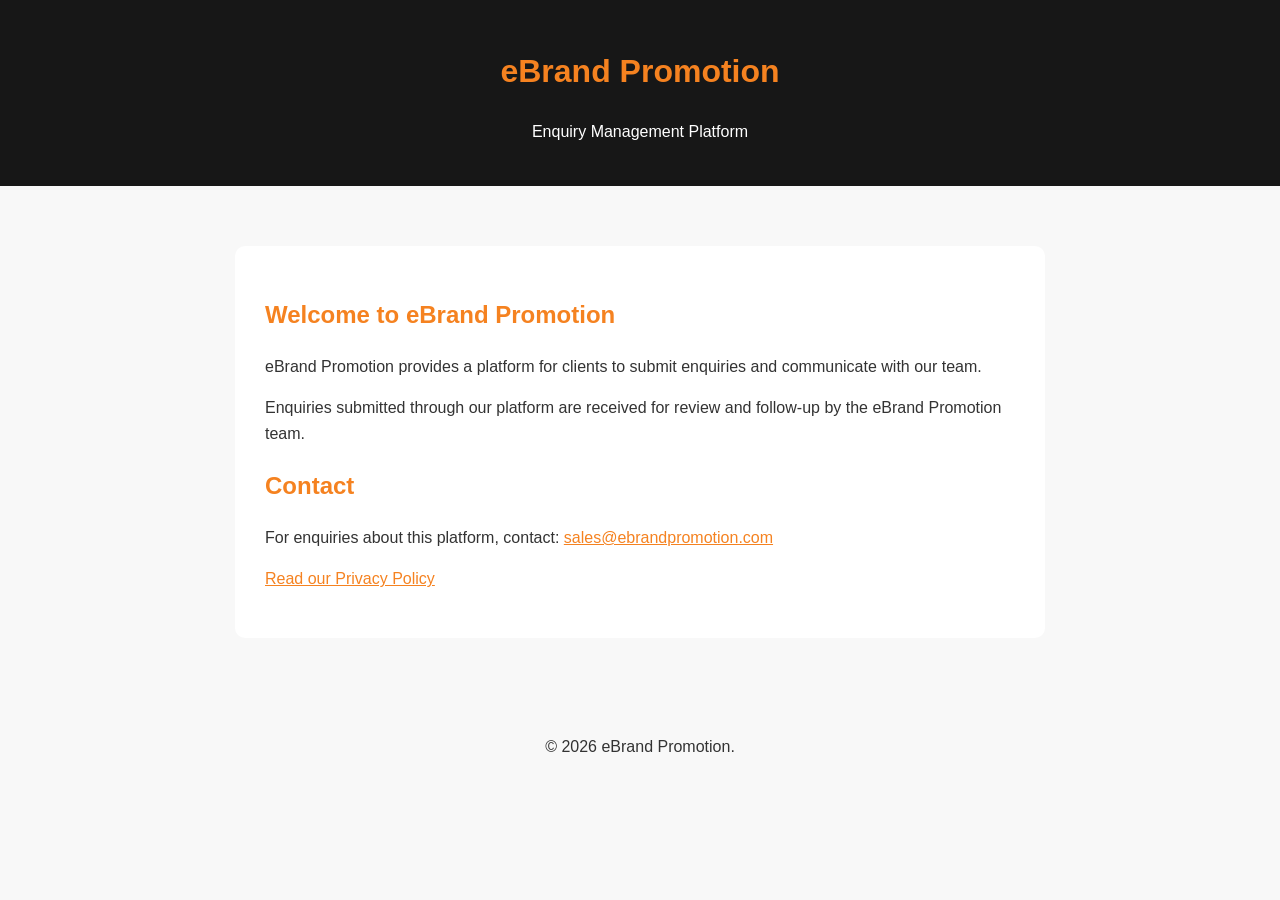
<file: docs/index.html>
<!DOCTYPE html>
<html lang="en">
<head>
    <meta charset="UTF-8">
    <meta name="viewport" content="width=device-width, initial-scale=1.0">

    <title>eBrand Promotion Email</title>

    <meta name="description" content="The official enquiry management platform for eBrand Promotion.">

    <style>
        body {
            font-family: Arial, sans-serif;
            margin: 0;
            background: #f8f8f8;
            color: #333;
            line-height: 1.6;
        }

        header {
            background: #171717;
            color: white;
            padding: 25px;
            text-align: center;
        }

        main {
            max-width: 750px;
            margin: 60px auto;
            padding: 30px;
            background: white;
            border-radius: 10px;
        }

        h1, h2 {
            color: #F58220;
        }

        a {
            color: #F58220;
        }

        footer {
            text-align: center;
            padding: 20px;
        }
    </style>
</head>

<body>

    <header>
        <h1>eBrand Promotion</h1>
        <p>Enquiry Management Platform</p>
    </header>

    <main>
        <h2>Welcome to eBrand Promotion</h2>

        <p>
            eBrand Promotion provides a platform for clients
            to submit enquiries and communicate with our team.
        </p>

        <p>
            Enquiries submitted through our platform are
            received for review and follow-up by the
            eBrand Promotion team.
        </p>

        <h2>Contact</h2>

        <p>
            For enquiries about this platform, contact:
            <a href="mailto:sales@ebrandpromotion.com">
                sales@ebrandpromotion.com
            </a>
        </p>

        <p>
            <a href="privacy.html">Read our Privacy Policy</a>
        </p>
    </main>

    <footer>
        <p>&copy; 2026 eBrand Promotion.</p>
    </footer>

</body>
</html>
</file>
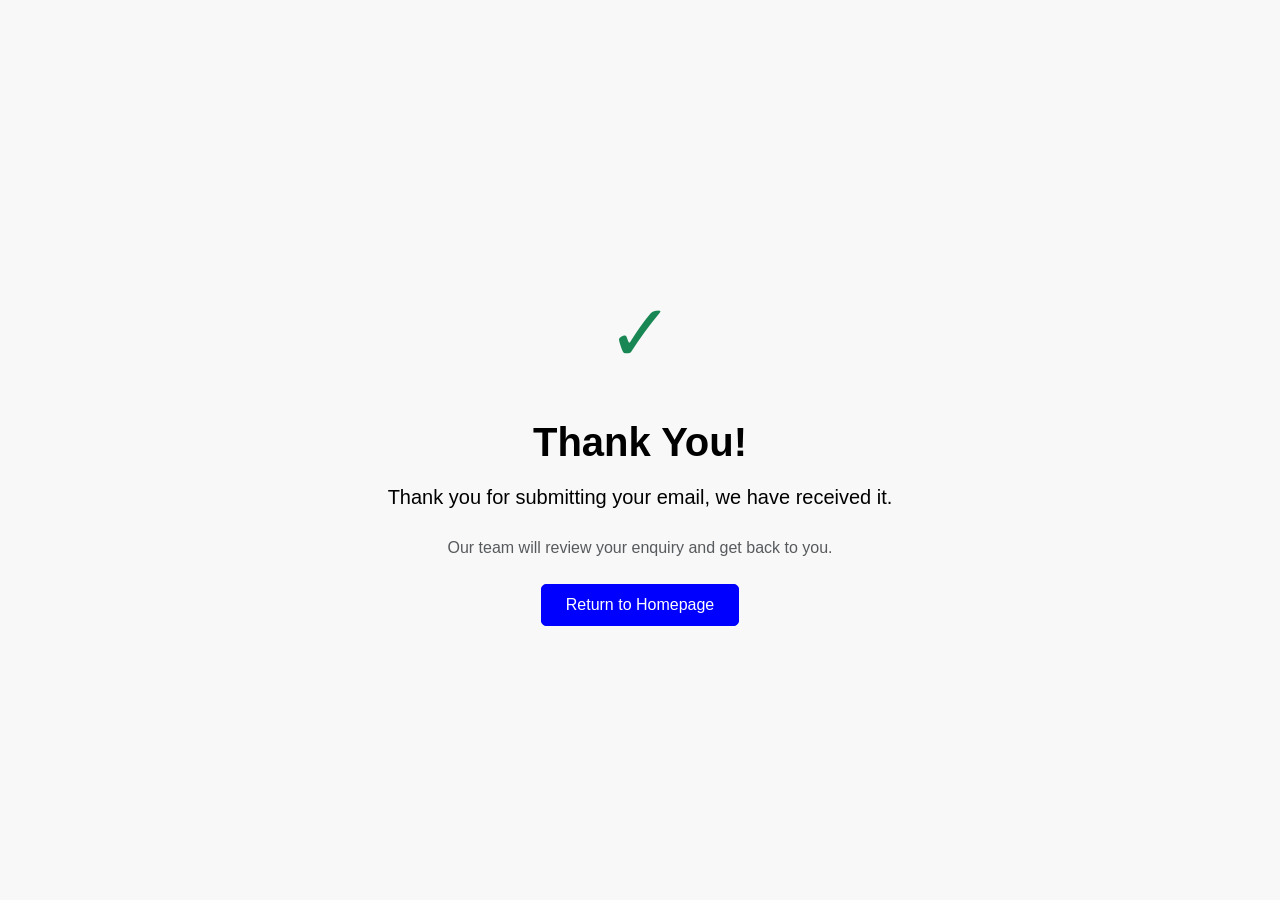
<file: thank-you.html>
<!DOCTYPE html>
<html lang="en">

<head>
    <meta charset="UTF-8">
    <meta name="viewport" content="width=device-width, initial-scale=1.0">

    <title>Thank You | eBrand Promotion</title>

    <!-- Bootstrap 5 CSS -->
    <link href="https://cdn.jsdelivr.net/npm/bootstrap@5.3.8/dist/css/bootstrap.min.css"
        rel="stylesheet">

    <!-- Custom CSS -->
    <link rel="stylesheet" href="css/style.css">
</head>

<body>

    <!-- Thank You Section -->
    <section class="min-vh-100 d-flex align-items-center justify-content-center py-5">

        <div class="container text-center">

            <!-- Company Logo -->
          <!-- <img src="images/logo-img.svg"
                alt="eBrand Promotion Logo"
                class="img-fluid mb-4"
                style="max-width: 180px;"> -->

            <!-- Success Icon -->
            <div class="mb-4">
                <span class="text-success">✓</span>
            </div>

            <!-- Thank You Message -->
            <h1 class="fw-bold mb-3">Thank You!</h1>

            <p class="fs-5 mb-4">
                Thank you for submitting your email,
                we have received it.
            </p>

            <p class="text-muted mb-4">
                Our team will review your enquiry and get back to you.
            </p>

            <!-- Return Home Button -->
            <a href="index.html" class="btn btn-primary px-4 py-2">
                Return to Homepage
            </a>

        </div>

    </section>

</body>
</html>
</file>
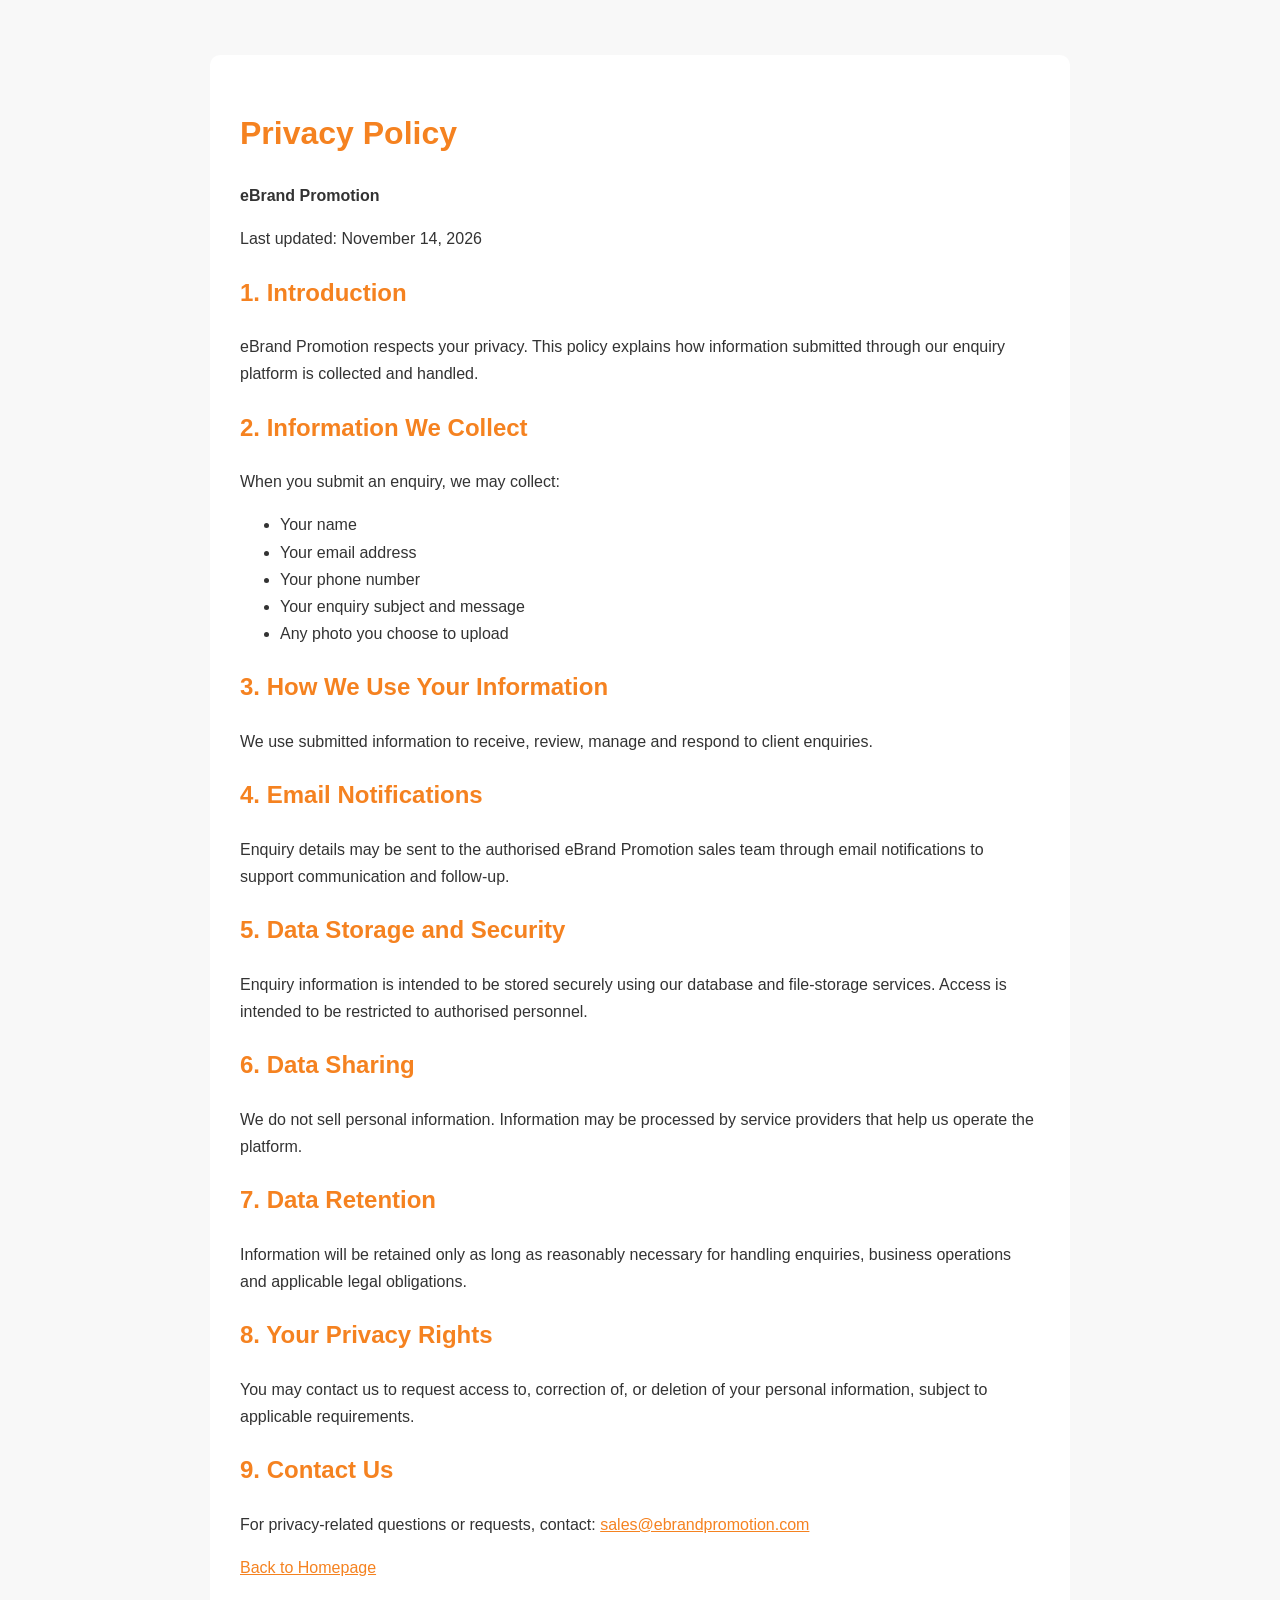
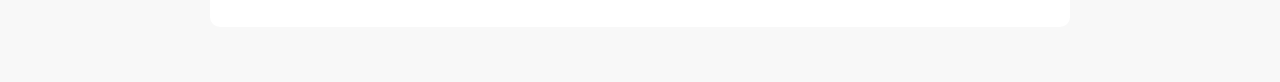
<file: docs/privacy .html>
<!DOCTYPE html>
<html lang="en">
<head>
    <meta charset="UTF-8">
    <meta name="viewport" content="width=device-width, initial-scale=1.0">

    <title>Privacy Policy | eBrand Promotion</title>

    <style>
        body {
            font-family: Arial, sans-serif;
            line-height: 1.7;
            margin: 0;
            padding: 25px;
            background: #f8f8f8;
            color: #333;
        }

        main {
            max-width: 800px;
            margin: 30px auto;
            padding: 30px;
            background: white;
            border-radius: 10px;
        }

        h1, h2 {
            color: #F58220;
        }

        a {
            color: #F58220;
        }
    </style>
</head>

<body>

<main>

    <h1>Privacy Policy</h1>

    <p><strong>eBrand Promotion</strong></p>
    <p>Last updated: November 14, 2026</p>

    <h2>1. Introduction</h2>

    <p>
        eBrand Promotion respects your privacy.
        This policy explains how information submitted
        through our enquiry platform is collected and handled.
    </p>

    <h2>2. Information We Collect</h2>

    <p>When you submit an enquiry, we may collect:</p>

    <ul>
        <li>Your name</li>
        <li>Your email address</li>
        <li>Your phone number</li>
        <li>Your enquiry subject and message</li>
        <li>Any photo you choose to upload</li>
    </ul>

    <h2>3. How We Use Your Information</h2>

    <p>
        We use submitted information to receive, review,
        manage and respond to client enquiries.
    </p>

    <h2>4. Email Notifications</h2>

    <p>
        Enquiry details may be sent to the authorised
        eBrand Promotion sales team through email
        notifications to support communication and follow-up.
    </p>

    <h2>5. Data Storage and Security</h2>

    <p>
        Enquiry information is intended to be stored
        securely using our database and file-storage
        services. Access is intended to be restricted
        to authorised personnel.
    </p>

    <h2>6. Data Sharing</h2>

    <p>
        We do not sell personal information.
        Information may be processed by service providers
        that help us operate the platform.
    </p>

    <h2>7. Data Retention</h2>

    <p>
        Information will be retained only as long as
        reasonably necessary for handling enquiries,
        business operations and applicable legal obligations.
    </p>

    <h2>8. Your Privacy Rights</h2>

    <p>
        You may contact us to request access to,
        correction of, or deletion of your personal
        information, subject to applicable requirements.
    </p>

    <h2>9. Contact Us</h2>

    <p>
        For privacy-related questions or requests,
        contact:
        <a href="mailto:sales@ebrandpromotion.com">
            sales@ebrandpromotion.com
        </a>
    </p>

    <p><a href="index.html">Back to Homepage</a></p>

</main>

</body>
</html>
</file>
<file: css/style.css>
/* eBrand promotion Brand color */
:root{
    --brand-orange: #f7a761;
    --brand-black: #171717;
    --brand-white: #ffffff;

    --light-background:#f8f8f8;
    --text-color:#333333;
    --border-color:#e5e5e5;
}

/*general styles*/
body{
    font-family: 'Poppins', sans-serif;
    font-size: 16px;
    line-height: 1.5;
    color:black;
    background-color: var(--light-background);
    margin: 0;
    padding: 0;
}

/* navvigationbar styles */
.logo-image{
    width: 90px;
    height:50px;
}

.navbar{
    background-color:#ffffff;
    border-radius:10px;
    margin-bottom:5%;
    border-bottom: 1px solid #f7a761;
}

.navbar-nav .nav-link{
    color:black;
    font-size: 1.2;
    text-decoration: solid;
    font-weight: 400;
}

.navbar-toggler{ 
    color:black;
    border-color: white;
}

/* client form info styles */
.formContainer{
    margin-bottom: 5%;
}

.contactForm{
    max-width: 600px;
    margin: 0 auto;
    padding: 15px;
    background-color: var(--brand-white);
    border-radius: 5px;
    box-shadow: 0 2px 4px rgba(0, 0, 0, 0.1);
}

.formTitle{
    background-color: var(--brand-orange);
    padding: 10px;
    border-radius: 5px;
}

.telegram-icon{
    font-size: 34px;
    color: var(--brand-white);
    margin-right: 10px;
}

.formTitle span{
    font-size: 20px;
    font-weight: bold;
    color: var(--brand-white);
}

.form-label{
    display: block;
    margin-bottom: 5px;
    margin-top: 20px;
    font-weight: bold;
}

/* photo upload area */
.photo-upload-area{
    background-color:rgb(240, 237, 233);;
    border-radius:10px;
    border:2px dashed rgb(238, 222, 201)  
}
.photo-upload-area{
  display:flex;
    flex-direction:column;
    justify-content:center;
    align-items:center;  
}

.upload-icon{
    font-size:45px;
    color: var(--brand-orange)
}

.photo-upload-area p{
    font-size:1.4em;
    margin-bottom:8px;
}
.photo-upload-area small{
font-size:0.8em;
margin-bottom:10px;
}

.btn.btn-primary{
    background-color: var(--brand-orange);
    border-color: var(--brand-orange);
}

/* company contact info */
.companyContactInfo{
background-color: var(--brand-white);
}

.companyContactInfo{
      padding: 15px;  
      border-radius: 5px;
      box-shadow: 0 2px 4px rgba(0, 0, 0, 0.1);
    }

    /*brand contact style */
    .logo-image2{
        width: 100px;
        height: 100px;
}

.contact{
    padding-top: 5%;
    border-top: 1px solid #f7a761; 
}

    .list-unstyled span{
               font-size: 1em;
               font-weight: 600;
               margin-bottom: 10%;
    }

    .list-unstyled li{
        margin-bottom: 60px;
        margin-top: 40px;
    }

     .list-unstyled .bi{
        font-size: 25px;
        margin: 5px;
        padding: 5px;
        border-radius: 15px;
        background-color: rgb(240, 228, 230);
     }

     .social-media {
        border-top: 1px solid #f7a761;
        padding-top: 10%;
        padding-bottom: 5%;
     }

     .social-media span{
        font-weight: 600;
     }

     .social-media .bi{
        font-size: 20px;
        margin-right: 20px;
     }

     .bi-youtube{
        color: red;
     }
     .bi-instagram{
        color: purple;
     }
     .bi-facebook{
        color: rgb(49, 19, 221);
     }
     .bi-youtube{
        color: red;
     }



/* Tablet and Mobile */

/*company contact info */
@media (max-width:768px){
    .companyContactInfo{
      margin: 5%;
      padding: 15px;  
      border-radius: 5px;
      box-shadow: 0 2px 4px rgba(0, 0, 0, 0.1);
    }

    /*brand contact style */
    .list-unstyled span{
               font-size: 1em;
               font-weight: 600;
               margin-bottom: 10%;
    }

    .list-unstyled li{
        margin-bottom: 15px;
        margin-top: 10px;
    }

     .list-unstyled .bi{
        font-size: 25px;
        margin: 5px;
        padding: 5px;
        border-radius: 15px;
        background-color: rgb(240, 228, 230);
     }

     .social-media span{
        font-weight: 600;
     }

     .social-media .bi{
        font-size: 20px;
        margin-right: 20px;
     }

     .bi-youtube{
        color: red;
     }
     .bi-instagram{
        color: purple;
     }
     .bi-facebook{
        color: rgb(49, 19, 221);
     }
     .bi-youtube{
        color: red;
     }
}


/* Email Delivery Animation */
.email-animation {
    display: none;
    text-align: center;
    padding: 15px 0;
}

.email-animation.active {
    display: block;
}

.email-animation dotlottie-wc {
    display: block;
    width: 180px;
    height: 140px;
    margin: 0 auto;
}

.email-animation p {
    color: #171717;
    font-size: 14px;
    font-weight: 500;
    margin-top: 5px;
}

/*thank you message*/
.text-success{
font-size: 5em;
}

.btn.btn-primary{
    background-color: blue;
    border-color: blue;
    border-radius: 5px;
}
</file>
